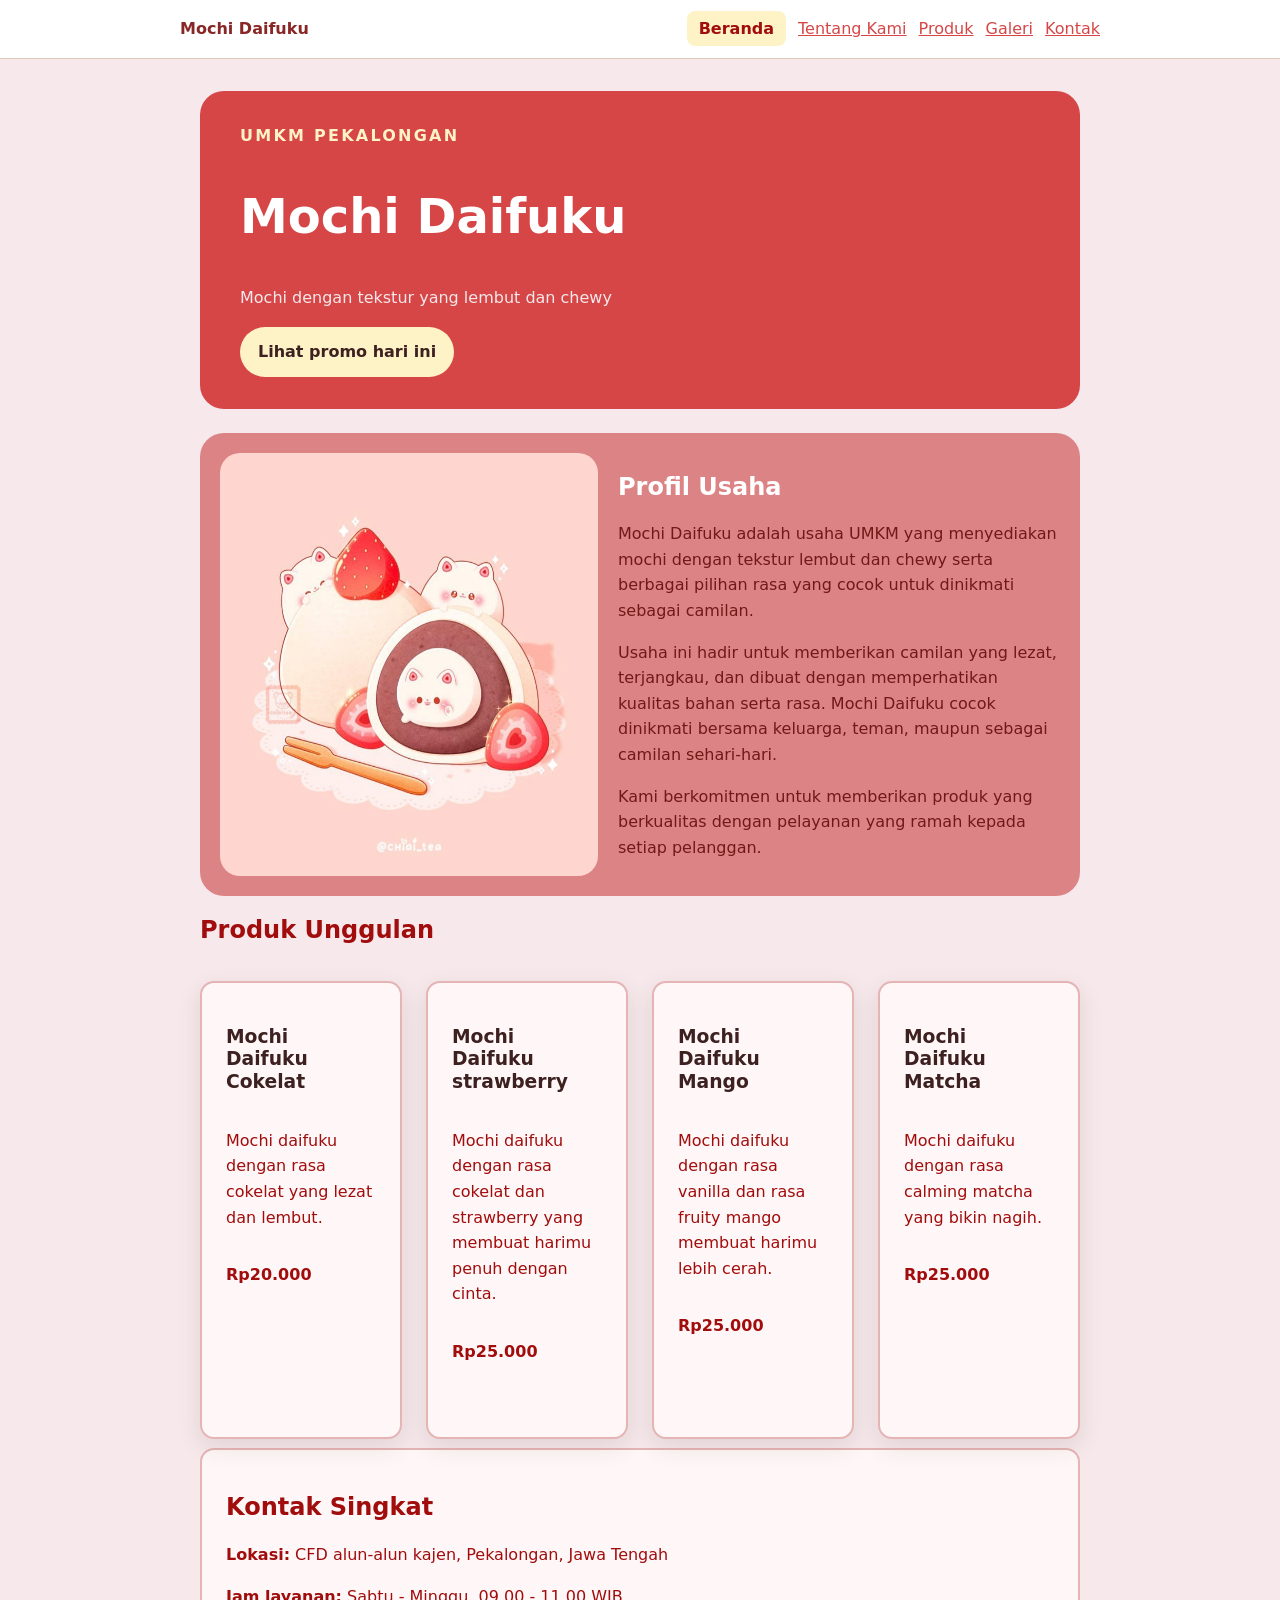
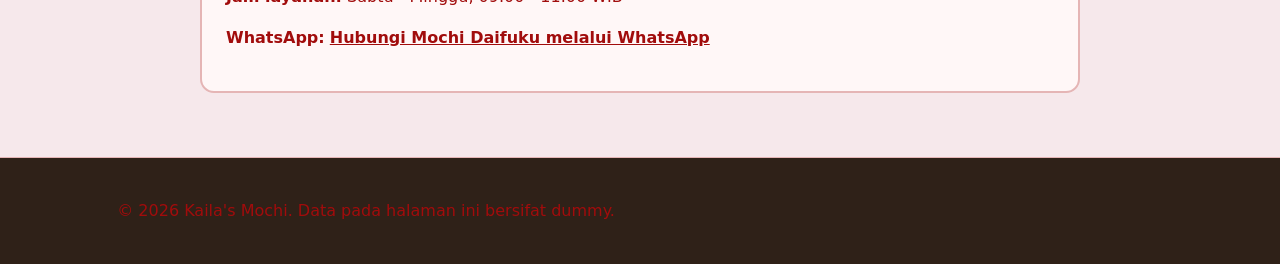
<file: index.html>
<!doctype html>
<html lang="id">

<head>
  <meta charset="utf-8" />
  <meta name="viewport" content="width=device-width, initial-scale=1" />
  <title>Mochi Daifuku - Website UMKM</title>
  <link rel="stylesheet" href="css/style.css" />
  <script src="js/app.js" defer></script>
</head>

<body>
  <a class="skip-link" href="#konten">Lewati ke konten utama</a>
  <header class="site-header">
    <nav class="nav" aria-label="Navigasi utama">
      <a class="brand" href="index.html">Mochi Daifuku</a>
      <ul>
        <li><a aria-current="page" href="index.html">Beranda</a></li>
        <li><a href="tentang.html">Tentang Kami</a></li>
        <li><a href="produk.html">Produk</a></li>
        <li><a href="galeri.html">Galeri</a></li>
        <li><a href="kontak.html">Kontak</a></li>
      </ul>
    </nav>
  </header>

  <main id="konten" class="page">

    <section class="hero" aria-labelledby="hero-title">
      <div class="hero-content">
        <p class="eyebrow">UMKM Pekalongan</p>
        <h1 id="hero-title">Mochi Daifuku</h1>
        <p class="mochi">Mochi dengan tekstur yang lembut dan chewy </p>
        <button id="promoButton" type="button">Lihat promo hari ini</button>
      </div>
    </section>

    <section class="profil" aria-labelledby="profil-usaha-title">
      <img class="images" src="asset/images/mochi.jpeg" width="640" height="360" alt="Kemasan dan varian Mochi Daifuku" />
      <div class="profil-text">
        <h2 id="profil-usaha-title">Profil Usaha</h2>
        <p>
          Mochi Daifuku adalah usaha UMKM yang menyediakan mochi dengan tekstur
          lembut dan chewy serta berbagai pilihan rasa yang cocok untuk dinikmati
          sebagai camilan.
        </p>

        <p>
          Usaha ini hadir untuk memberikan camilan yang lezat, terjangkau, dan
          dibuat dengan memperhatikan kualitas bahan serta rasa. Mochi Daifuku
          cocok dinikmati bersama keluarga, teman, maupun sebagai camilan sehari-hari.
        </p>

        <p>
          Kami berkomitmen untuk memberikan produk yang berkualitas dengan
          pelayanan yang ramah kepada setiap pelanggan.
        </p>
      </div>
    </section>


    <section aria-labelledby="produk-title"> <!--menghubungkan section dengan heading-->
      <h2 id="produk-title">Produk Unggulan</h2>
      <div class="product-list">
        <article class="product-card">
          <h3> Mochi Daifuku Cokelat </h3>
          <p>Mochi daifuku dengan rasa cokelat yang lezat dan lembut.</p>
          <p class="price">Rp20.000</p>
        </article>
        <article class="product-card">
          <h3> Mochi Daifuku strawberry </h3>
          <p>Mochi daifuku dengan rasa cokelat dan strawberry yang membuat harimu penuh dengan cinta.</p>
          <p class="price">Rp25.000</p>
        </article>
        <article class="product-card">
          <h3> Mochi Daifuku Mango </h3>
          <p>Mochi daifuku dengan rasa vanilla dan rasa fruity mango membuat harimu lebih cerah.</p>
          <p class="price">Rp25.000</p>
        </article>
        <article class="product-card">
          <h3> Mochi Daifuku Matcha </h3>
          <p>Mochi daifuku dengan rasa calming matcha yang bikin nagih.</p>
          <p class="price">Rp25.000</p>
        </article>
      </div>
    </section>

    <section id="kontak" aria-labelledby="kontak-title">
      <h2 id="kontak-title">Kontak Singkat</h2>

      <p><strong>Lokasi:</strong> CFD alun-alun kajen, Pekalongan, Jawa Tengah</p>

      <p><strong>Jam layanan:</strong> Sabtu - Minggu, 09.00 - 11.00 WIB</p>

      <p>
        <strong>WhatsApp:</strong>
        <a href="https://wa.me/6282221817895">
          Hubungi Mochi Daifuku melalui WhatsApp
        </a>
      </p>
    </section>

  </main>
  <footer class="site-footer">
    <p>&copy; 2026 Kaila's Mochi. Data pada halaman ini bersifat dummy.</p>
  </footer>
  <script src="js/script.js"></script>
</body>

</html>
</file>
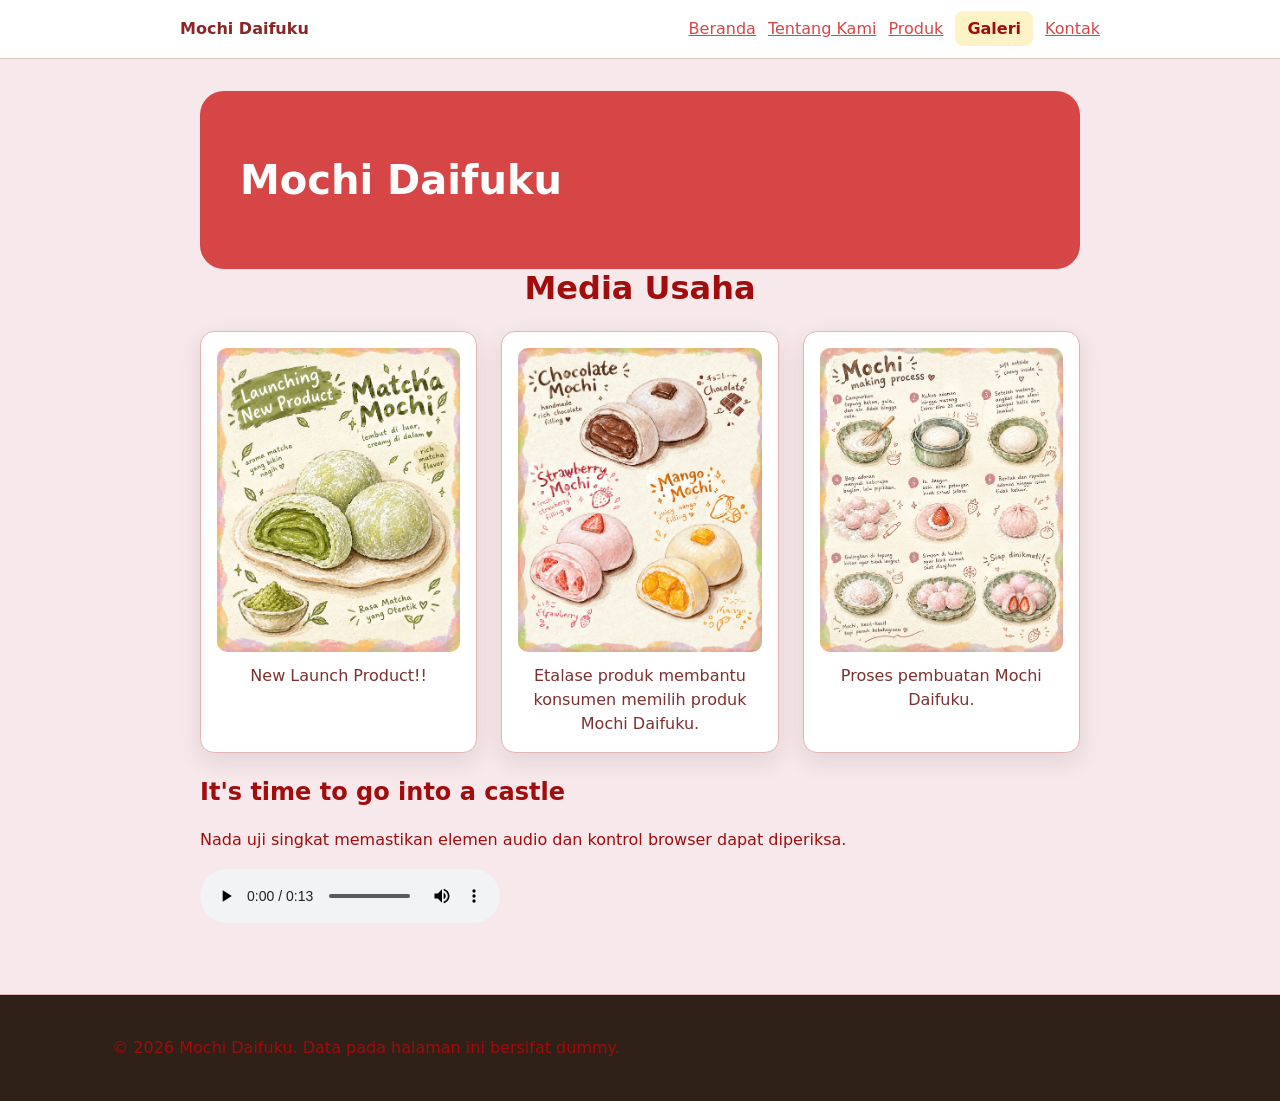
<file: galeri.html>
<!doctype html>
<html lang="id">

<head>
  <meta charset="utf-8" />
  <meta name="viewport" content="width=device-width, initial-scale=1" />
  <title>Mochi Daifuku - Website UMKM</title>
  <link rel="stylesheet" href="css/style.css" />
  <script src="js/app.js" defer></script>
</head>

<body>

  <a class="skip-link" href="#konten">Lewati ke konten utama</a>

  <header class="site-header">
    <nav class="nav" aria-label="Navigasi utama">
      <a class="brand" href="index.html">Mochi Daifuku</a>

      <ul>
        <li><a href="index.html">Beranda</a></li>
        <li><a href="tentang.html">Tentang Kami</a></li>
        <li><a href="produk.html">Produk</a></li>
        <li><a aria-current="page" href="galeri.html">Galeri</a></li>
        <li><a href="kontak.html">Kontak</a></li>
      </ul>
    </nav>
  </header>

  <main id="konten" class="page">

    <section class="hero" aria-labelledby="hero-title">
      <h1 id="hero-title" class="hero-title">Mochi Daifuku</h1>
    </section>

    <section class="gallery-section" aria-labelledby="media-title">
      <h2 id="media-title">Media Usaha</h2>

      <div class="gallery-grid">
        <figure class="media-card">
          <img src="asset/images/mochimatcha.jpeg" width="640" height="360" loading="lazy" alt="New launch Product" />
          <figcaption>
            New Launch Product!!
          </figcaption>
        </figure>

        <figure class="media-card">
          <img src="asset/images/etalase.jpeg" width="640" height="360" loading="lazy" alt="Etalase Mochi Daifuku yang berisi macam-macam produk" />
          <figcaption>
            Etalase produk membantu konsumen memilih produk Mochi Daifuku.
          </figcaption>
        </figure>

        <figure class="media-card">
          <img src="asset/images/mochiproses.jpeg" width="640" height="360" loading="lazy" alt="Tahapan pembuatan Mochi Daifuku" />
          <figcaption>
            Proses pembuatan Mochi Daifuku.
          </figcaption>
        </figure>
      </div>
    </section>

    <section aria-labelledby="audio-title">
      <h2 id="audio-title">It's time to go into a castle</h2>

      <p id="audio-note">
        Nada uji singkat memastikan elemen audio dan kontrol browser dapat diperiksa.
      </p>

      <audio controls aria-describedby="audio-note" src="asset/audio/bonappetit.mpeg">
        Browser Anda tidak mendukung pemutar audio.
      </audio>
    </section>

  </main>

  <footer class="site-footer">
    <p>&copy; 2026 Mochi Daifuku. Data pada halaman ini bersifat dummy.</p>
  </footer>

</body>

</html>
</file>
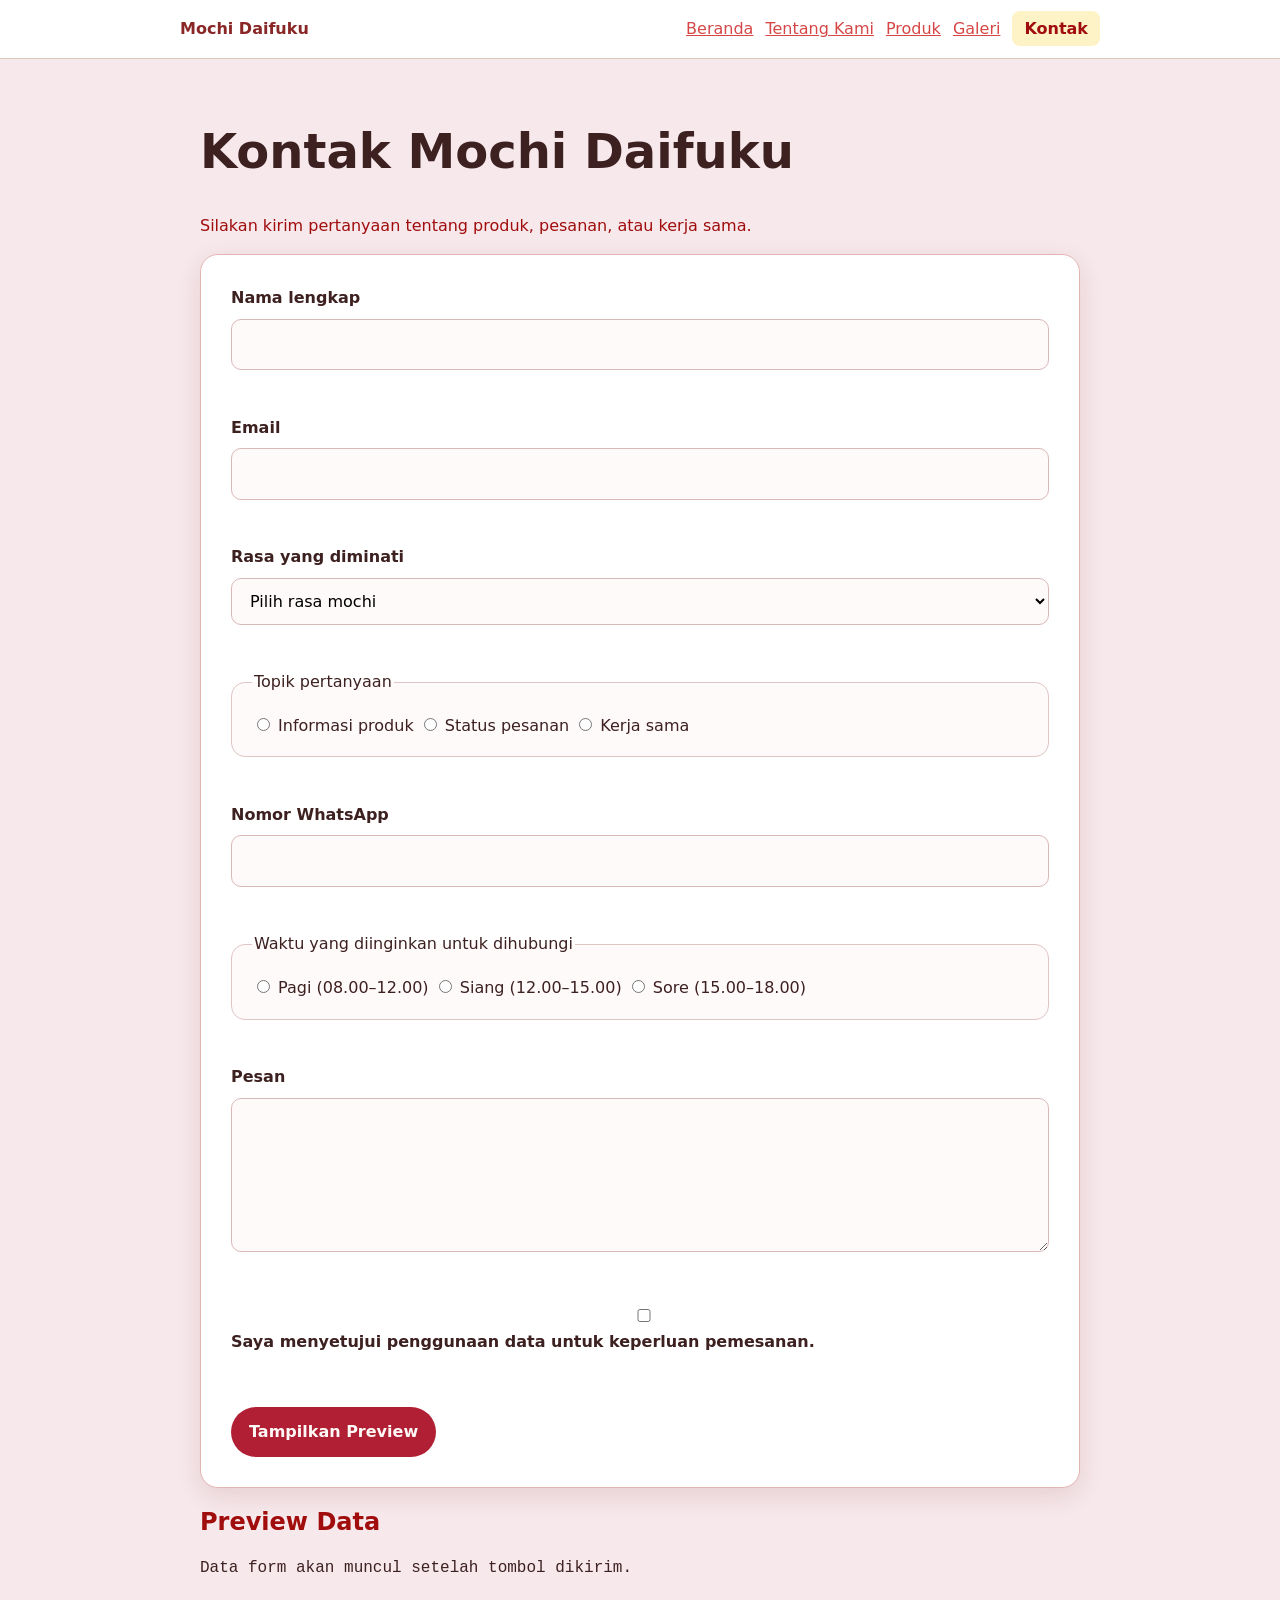
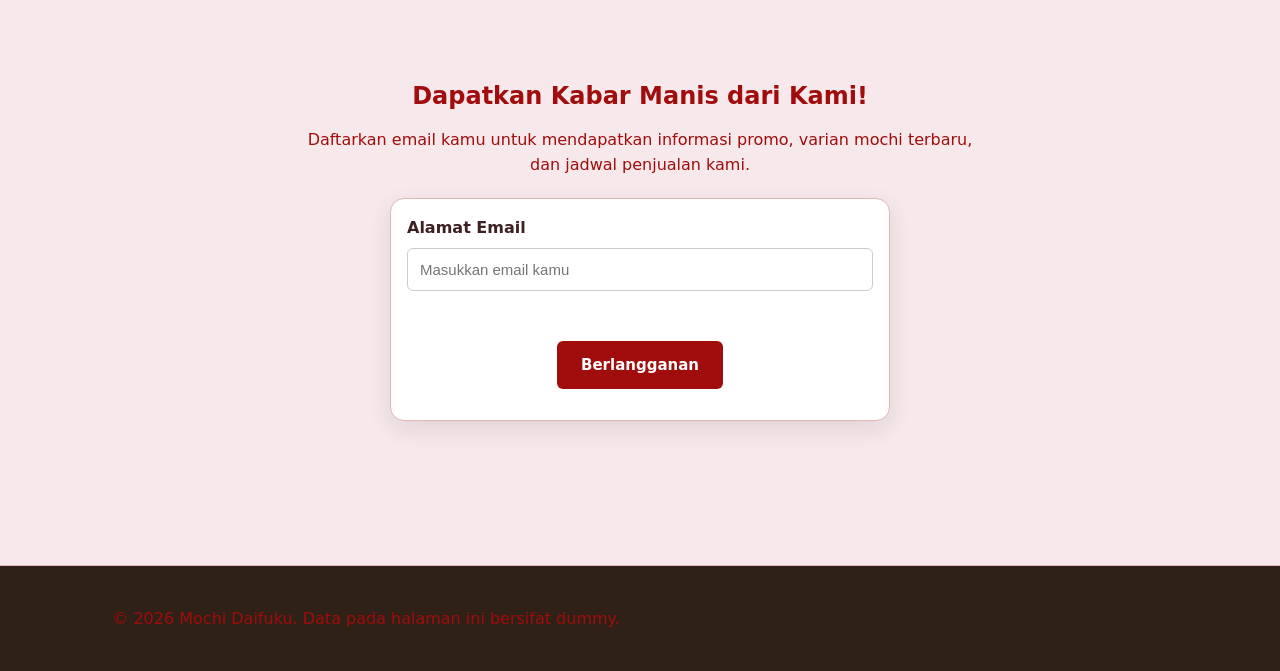
<file: kontak.html>
<!doctype html>
<html lang="id">

<head>
    <meta charset="utf-8" />
    <meta name="viewport" content="width=device-width, initial-scale=1" />
    <title>Kontak Mochi Daifuku - Website UMKM</title>
    <link rel="stylesheet" href="css/style.css" />

    <!-- JavaScript untuk validasi dan preferensi kontak -->
    <script src="js/form.js" defer></script>

    <!-- JavaScript untuk penyimpanan email newsletter -->
    <script src="js/newsletter.js" defer></script>

    <!-- JavaScript utama website -->
    <script src="js/app.js" defer></script>
</head>

<body>
    <!-- Link untuk melewati navigasi dan langsung menuju konten utama -->
    <a class="skip-link" href="#konten">Lewati ke konten utama</a>

    <!-- Header dan navigasi utama website -->
    <header class="site-header">
        <nav class="nav" aria-label="Navigasi utama">
            <a class="brand" href="index.html">Mochi Daifuku</a>
            <ul>
                <li><a href="index.html">Beranda</a></li>
                <li><a href="tentang.html">Tentang Kami</a></li>
                <li><a href="produk.html">Produk</a></li>
                <li><a href="galeri.html">Galeri</a></li>
                <li><a aria-current="page" href="kontak.html">Kontak</a></li>
            </ul>
        </nav>
    </header>

    <!-- Konten utama halaman kontak -->
    <main id="konten" class="page">

        <h1>Kontak Mochi Daifuku</h1>
        <p>Silakan kirim pertanyaan tentang produk, pesanan, atau kerja sama.</p>

        <!-- ========================================== -->
        <!-- FORM KONTAK -->
        <!-- ========================================== -->

        <form id="form-kontak" action="#" method="post" novalidate>

            <!-- Input nama lengkap -->
            <div class="field">
                <label for="nama">Nama lengkap</label>
                <input id="nama" name="nama" type="text"
                    autocomplete="name" required minlength="3"
                    aria-describedby="nama-error" />
                <p id="nama-error" class="field-error" aria-live="polite"></p>
            </div>

            <!-- Input email kontak -->
            <div class="field">
                <label for="email">Email</label>
                <input id="email" name="email" type="email"
                    autocomplete="email" required
                    aria-describedby="email-error" />
                <p id="email-error" class="field-error" aria-live="polite"></p>
            </div>

            <!-- Pilihan rasa mochi yang diminati -->
            <div class="field">
                <label for="paket">Rasa yang diminati</label>
                <select id="paket" name="paket" required
                    aria-describedby="paket-error">
                    <option value="">Pilih rasa mochi</option>
                    <option value="Mochi Daifuku cokelat">Mochi daifuku cokelat</option>
                    <!-- value digunakan agar pengguna memilih rasa yang tersedia -->
                    <option value="Mochi Daifuku strawberry">Mochi daifuku strawberry</option>
                    <option value="Mochi Daifuku mango">Mochi daifuku mango</option>
                    <option value="Mochi Daifuku matcha">Mochi daifuku matcha</option>
                </select>
                <p id="paket-error" class="field-error" aria-live="polite"></p>
            </div>

            <!-- Pilihan topik pertanyaan -->
            <fieldset>
                <legend>Topik pertanyaan</legend>

                <label>
                    <input type="radio" name="topik" value="produk" required />
                    Informasi produk
                </label>

                <label>
                    <input type="radio" name="topik" value="pesanan" />
                    Status pesanan
                </label>

                <label>
                    <input type="radio" name="topik" value="kerja-sama" />
                    Kerja sama
                </label>
            </fieldset>
            <p id="topik-error" class="field-error" aria-live="polite"></p>

            <!-- Input nomor WhatsApp -->
            <div class="field">
                <label for="whatsapp">Nomor WhatsApp</label>
                <input id="whatsapp" name="whatsapp" type="tel"
                    autocomplete="tel" required pattern="[0-9+ ]{10,16}"
                    aria-describedby="whatsapp-error" />
                <p id="whatsapp-error" class="field-error" aria-live="polite"></p>
            </div>

            <!-- Pilihan waktu yang diinginkan untuk dihubungi -->
            <fieldset>
                <legend>Waktu yang diinginkan untuk dihubungi</legend>

                <label>
                    <input type="radio" name="waktu" value="pagi" required />
                    Pagi (08.00–12.00)
                </label>

                <label>
                    <input type="radio" name="waktu" value="siang" />
                    Siang (12.00–15.00)
                </label>

                <label>
                    <input type="radio" name="waktu" value="sore" />
                    Sore (15.00–18.00)
                </label>
            </fieldset>

            <p id="waktu-error" class="field-error" aria-live="polite"></p>

            <!-- Input pesan dari pengunjung -->
            <div class="field">
                <label for="pesan">Pesan</label>
                <textarea id="pesan" name="pesan" rows="5"
                    required minlength="10"
                    aria-describedby="pesan-error"></textarea>
                <p id="pesan-error" class="field-error" aria-live="polite"></p>
            </div>

            <!-- Checkbox persetujuan penggunaan data -->
            <div class="field">
                <label>
                    <input type="checkbox" id="persetujuan"
                        name="persetujuan" required
                        aria-describedby="persetujuan-error" />
                    Saya menyetujui penggunaan data untuk keperluan pemesanan.
                </label>
                <p id="persetujuan-error" class="field-error" aria-live="polite"></p>
            </div>

            <!-- Tempat menampilkan informasi validasi form -->
            <p id="form-feedback" aria-live="polite"></p>

            <!-- Tombol untuk menampilkan preview data kontak -->
            <div class="form-actions">
                <button type="submit">Tampilkan Preview</button>
            </div>
        </form>

        <!-- ========================================== -->
        <!-- PREVIEW DATA KONTAK -->
        <!-- ========================================== -->

        <section aria-labelledby="preview-title">
            <h2 id="preview-title">Preview Data</h2>
            <pre id="preview-form" aria-live="polite">Data form akan muncul setelah tombol dikirim.</pre>
        </section>

        <!-- ========================================== -->
        <!-- SECTION NEWSLETTER MOCHI DAIFUKU -->
        <!-- ========================================== -->

        <section class="newsletter" id="newsletter">

            <!-- Judul bagian newsletter -->
            <h2>Dapatkan Kabar Manis dari Kami!</h2>

            <!-- Penjelasan manfaat berlangganan newsletter -->
            <p>
                Daftarkan email kamu untuk mendapatkan informasi
                promo, varian mochi terbaru, dan jadwal penjualan kami.
            </p>

            <!-- Form untuk memasukkan email pelanggan -->
            <form id="form-newsletter" novalidate>

                <!-- Pembungkus input email -->
                <div class="newsletter-input">

                    <!-- Label untuk input email -->
                    <label for="newsletter-email">Alamat Email</label>

                    <!-- Input email pelanggan -->
                    <input
                        type="email"
                        id="newsletter-email"
                        name="email"
                        placeholder="Masukkan email kamu"
                        required
                        aria-describedby="newsletter-error"
                    >

                    <!-- Tempat menampilkan pesan kesalahan email -->
                    <p
                        id="newsletter-error"
                        class="field-error"
                        aria-live="polite"
                    ></p>
                </div>

                <!-- Tombol untuk mendaftarkan email newsletter -->
                <button type="submit">Berlangganan</button>

                <!-- Tempat menampilkan status pendaftaran -->
                <p
                    id="newsletter-feedback"
                    class="form-feedback"
                    aria-live="polite"
                ></p>

            </form>
        </section>
        <!-- Akhir section newsletter -->

    </main>

    <!-- Footer website -->
    <footer class="site-footer">
        <p>&copy; 2026 Mochi Daifuku. Data pada halaman ini bersifat dummy.</p>
    </footer>
</body>

</html>
</file>
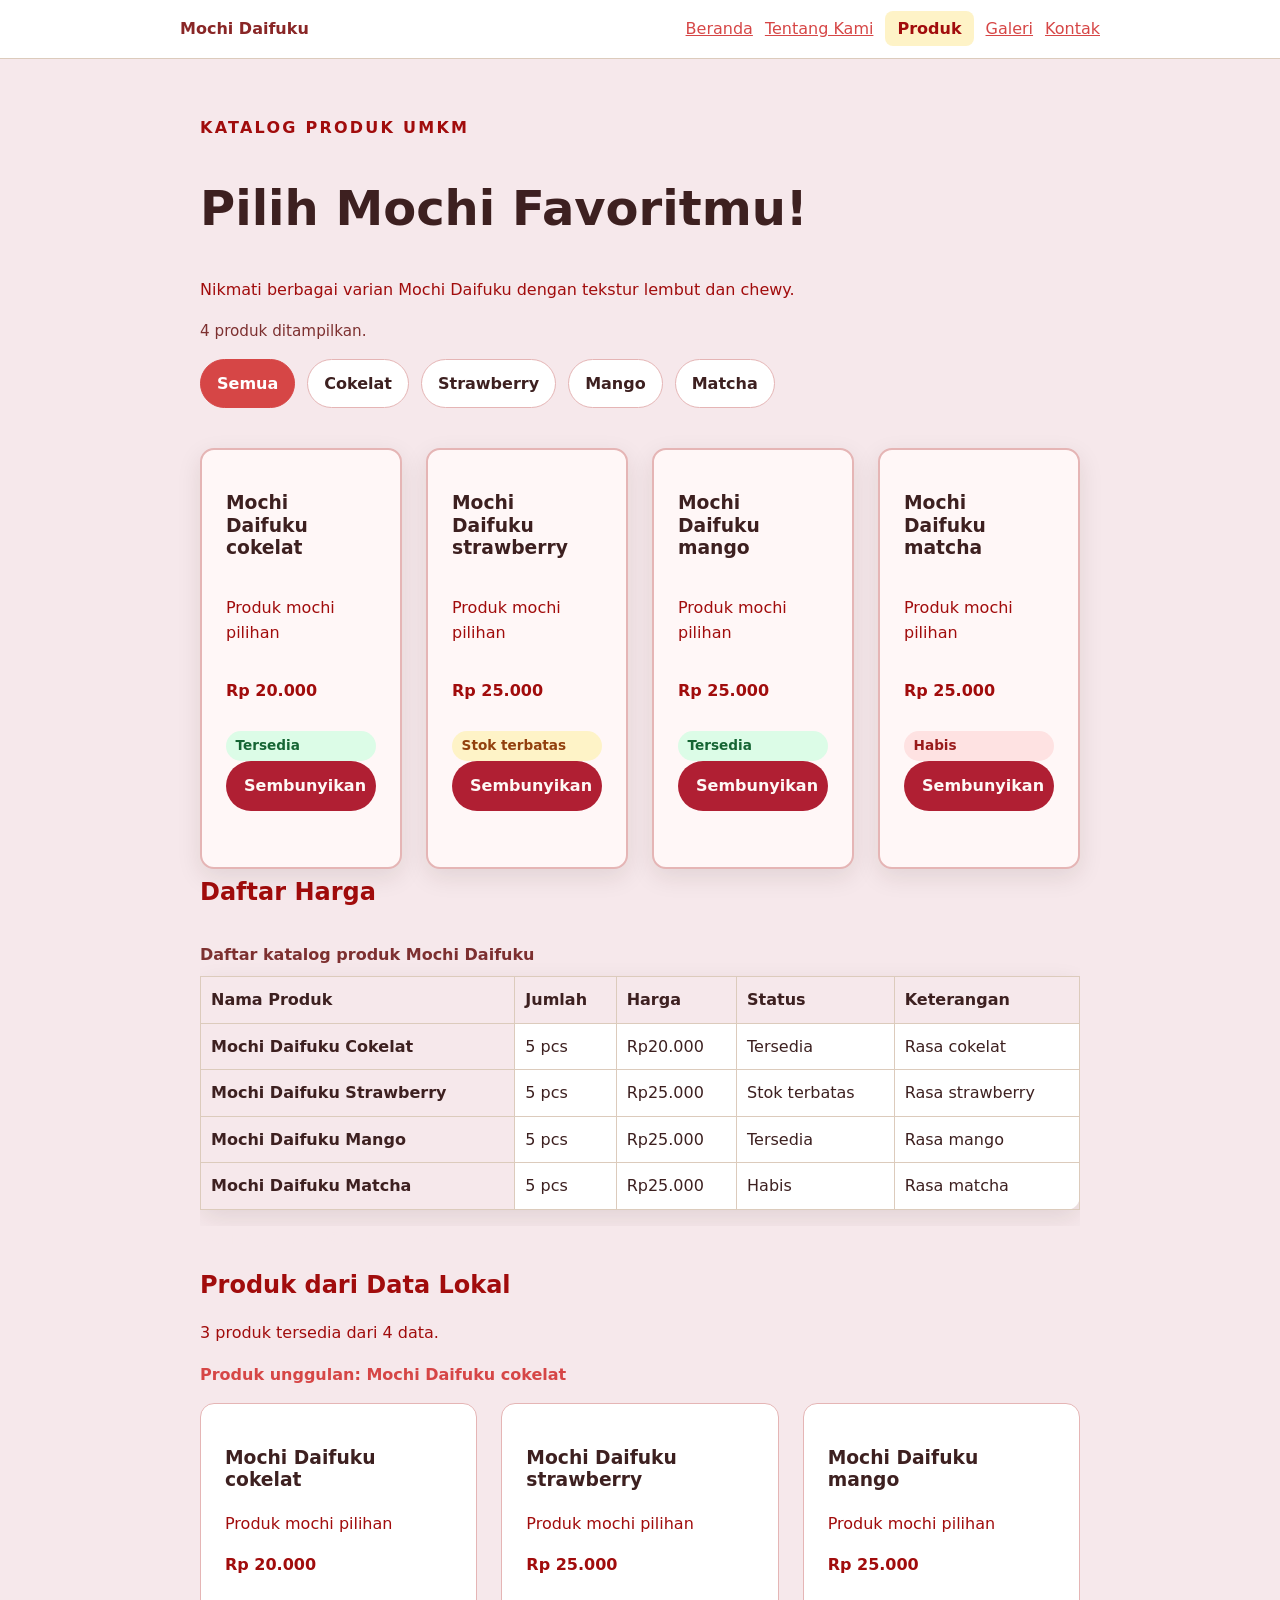
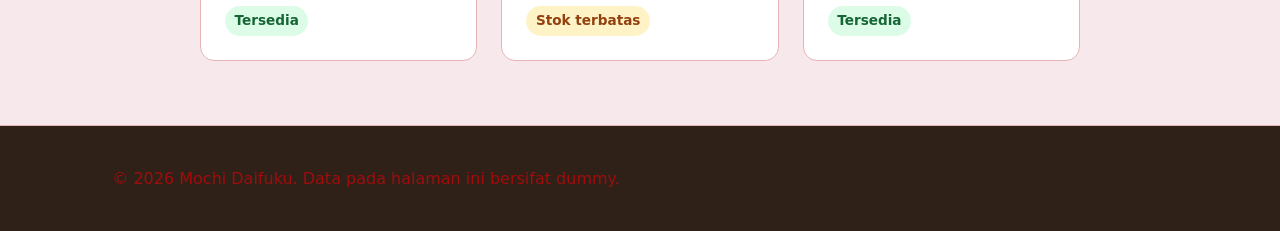
<file: produk.html>
<!doctype html>
<html lang="id">

<head>
    <meta charset="utf-8" />
    <meta name="viewport" content="width=device-width, initial-scale=1" />

    <title>Katalog Produk - Mochi Daifuku</title>

    <link rel="stylesheet" href="css/style.css" />
    <script src="js/app.js" defer></script>
</head>

<body>
    <a class="skip-link" href="#konten">Lewati ke konten utama</a>

    <header class="site-header">
        <nav class="nav" aria-label="Navigasi utama">
            <a class="brand" href="index.html">Mochi Daifuku</a>

            <ul>
                <li><a href="index.html">Beranda</a></li>
                <li><a href="tentang.html">Tentang Kami</a></li>
                <li><a aria-current="page" href="produk.html">Produk</a></li>
                <li><a href="galeri.html">Galeri</a></li>
                <li><a href="kontak.html">Kontak</a></li>
            </ul>
        </nav>
    </header>

    <main id="konten" class="page">

        <!-- KATALOG UTAMA P11 -->
        <section class="product-section" id="katalog-produk"
            aria-labelledby="produk-title">

            <div class="section-heading">
                <p class="eyebrow">Katalog Produk UMKM</p>

                <h1 id="produk-title">
                    Pilih Mochi Favoritmu!
                </h1>

                <p>
                    Nikmati berbagai varian Mochi Daifuku
                    dengan tekstur lembut dan chewy.
                </p>

                <!-- Status jumlah produk -->
                <p id="produk-status" class="produk-status"
                    aria-live="polite">
                    Produk belum dimuat.
                </p>
            </div>

            <!-- FILTER KATEGORI -->
            <div class="filter-bar"
                aria-label="Filter kategori produk">

                <button type="button"
                    class="filter-button is-active"
                    data-filter="Semua"
                    aria-pressed="true">
                    Semua
                </button>

                <button type="button"
                    class="filter-button"
                    data-filter="Cokelat"
                    aria-pressed="false">
                    Cokelat
                </button>

                <button type="button"
                    class="filter-button"
                    data-filter="Strawberry"
                    aria-pressed="false">
                    Strawberry
                </button>

                <button type="button"
                    class="filter-button"
                    data-filter="Mango"
                    aria-pressed="false">
                    Mango
                </button>

                <button type="button"
                    class="filter-button"
                    data-filter="Matcha"
                    aria-pressed="false">
                    Matcha
                </button>

            </div>

            <!-- TEMPAT RENDER KARTU PRODUK P11 -->
            <div id="produk-grid"
                class="product-grid"
                aria-live="polite">
            </div>

        </section>

        <!-- INFORMASI DAFTAR HARGA -->
        <section aria-labelledby="harga-title">
            <h2 id="harga-title">Daftar Harga</h2>

            <div class="table-scroll" role="region"
                aria-labelledby="daftar-harga-caption"
                tabindex="0">

                <table>
                    <caption id="daftar-harga-caption">
                        Daftar katalog produk Mochi Daifuku
                    </caption>

                    <thead>
                        <tr>
                            <th scope="col">Nama Produk</th>
                            <th scope="col">Jumlah</th>
                            <th scope="col">Harga</th>
                            <th scope="col">Status</th>
                            <th scope="col">Keterangan</th>
                        </tr>
                    </thead>

                    <tbody>
                        <tr>
                            <th scope="row">Mochi Daifuku Cokelat</th>
                            <td>5 pcs</td>
                            <td>Rp20.000</td>
                            <td>Tersedia</td>
                            <td>Rasa cokelat</td>
                        </tr>

                        <tr>
                            <th scope="row">Mochi Daifuku Strawberry</th>
                            <td>5 pcs</td>
                            <td>Rp25.000</td>
                            <td>Stok terbatas</td>
                            <td>Rasa strawberry</td>
                        </tr>

                        <tr>
                            <th scope="row">Mochi Daifuku Mango</th>
                            <td>5 pcs</td>
                            <td>Rp25.000</td>
                            <td>Tersedia</td>
                            <td>Rasa mango</td>
                        </tr>

                        <tr>
                            <th scope="row">Mochi Daifuku Matcha</th>
                            <td>5 pcs</td>
                            <td>Rp25.000</td>
                            <td>Habis</td>
                            <td>Rasa matcha</td>
                        </tr>
                    </tbody>
                </table>

            </div>
        </section>

        <!-- BAGIAN DATA LOKAL P10 -->
        <section class="section"
            aria-labelledby="produk-dinamis-title">

            <div class="section-header">
                <p class="eyebrow">Data JavaScript P10</p>

                <h2 id="produk-dinamis-title">
                    Produk dari Data Lokal
                </h2>

                <p id="produk-ringkasan">
                    Data produk akan dimuat melalui JavaScript.
                </p>

                <p id="produk-unggulan">
                    Produk unggulan akan ditentukan melalui JavaScript.
                </p>
            </div>

            <div id="produk-dinamis"
                class="js-product-grid">
            </div>

        </section>

    </main>

    <footer class="site-footer">
        <p>
            &copy; 2026 Mochi Daifuku.
            Data pada halaman ini bersifat dummy.
        </p>
    </footer>

</body>
</html>
</file>
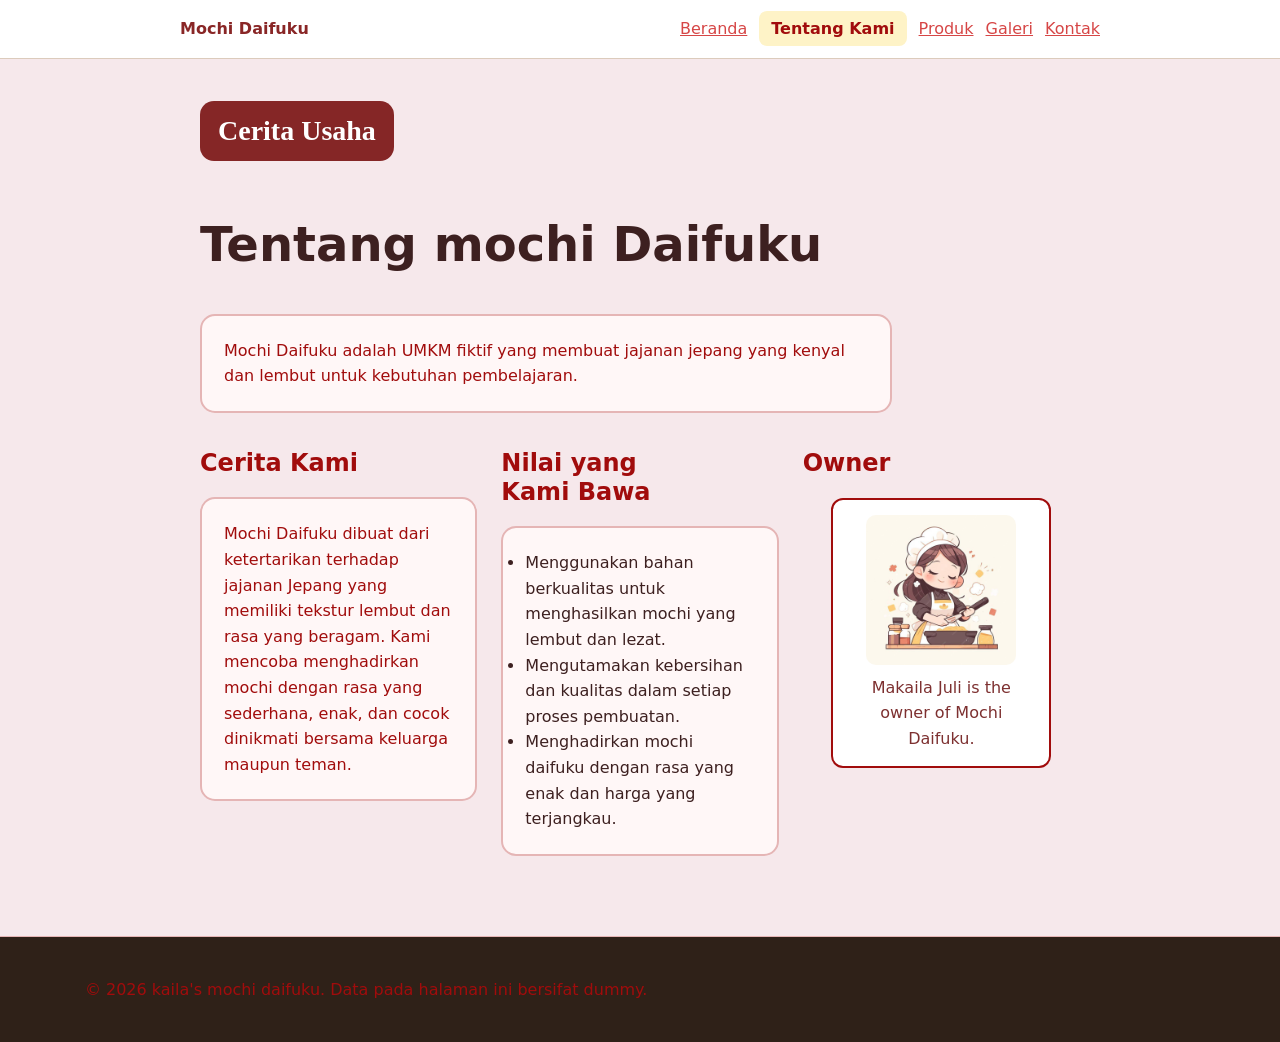
<file: tentang.html>
<!doctype html>
<html lang="id">

<head>
    <meta charset="utf-8" />
    <meta name="viewport" content="width=device-width, initial-scale=1" />
    <title>Mochi Daifuku - Website UMKM</title>
    <link rel="stylesheet" href="css/style.css" />
    <script src="js/app.js" defer></script>
</head>

<body>
    <a class="skip-link" href="#konten">Lewati ke konten utama</a>
    <header class="site-header">
        <nav class="nav" aria-label="Navigasi utama">
            <a class="brand" href="index.html">Mochi Daifuku</a>
            <ul>
                <li><a href="index.html">Beranda</a></li>
                <li><a aria-current="page" href="tentang.html">Tentang Kami</a></li>
                <li><a href="produk.html">Produk</a></li>
                <li><a href="galeri.html">Galeri</a></li>
                <li><a href="kontak.html">Kontak</a></li>
            </ul>
        </nav>
    </header>
    <main id="konten" class="page">
        <section aria-labelledby="tentang-title">
            <p class="cerita">Cerita Usaha</p>
            <h1 id="tentang-title">Tentang mochi Daifuku</h1>
            <p>Mochi Daifuku adalah UMKM fiktif yang membuat jajanan jepang yang kenyal dan lembut untuk kebutuhan
                pembelajaran.</p>

            <div class="about-grid">
                <!-- Cerita singkat tentang usaha -->
                <section aria-labelledby="cerita-title">
                    <h2 id="cerita-title">Cerita Kami</h2>
                    <p>
                        Mochi Daifuku dibuat dari ketertarikan terhadap jajanan Jepang yang
                        memiliki tekstur lembut dan rasa yang beragam. Kami mencoba
                        menghadirkan mochi dengan rasa yang sederhana, enak, dan cocok
                        dinikmati bersama keluarga maupun teman.
                    </p>
                </section>

                <section aria-labelledby="nilai-title">
                    <h2 id="nilai-title">Nilai yang Kami Bawa</h2>
                    <ul>
                        <li>Menggunakan bahan berkualitas untuk menghasilkan mochi yang lembut dan lezat.</li>
                        <li>Mengutamakan kebersihan dan kualitas dalam setiap proses pembuatan.</li>
                        <li>Menghadirkan mochi daifuku dengan rasa yang enak dan harga yang terjangkau.</li>
                    </ul>
                </section>
                <section aria-labelledby="owner-title">
                    <h2 id="owner-title">Owner</h2>

                    <figure class="owner">
                       <img src="asset/images/owner.jpeg" width="640" height="360" loading="lazy" alt="Owner Mochi Daifuku" />
                        <figcaption>
                            Makaila Juli is the owner of Mochi Daifuku.
                        </figcaption>
                    </figure>
                </section>
            </div>
    </main>
    <footer class="site-footer">
        <p>&copy; 2026 kaila's mochi daifuku. Data pada halaman ini bersifat dummy.</p>
    </footer>
</body>

</html>
</file>
<file: css/style.css>
:root {
  /* Warna utama website */
  --color-primary: #d64646;
  --color-primary-strong: #a10c0c;

  /* Warna teks */
  --color-text: #3d2020;
  --color-muted: #7d3030;

  /* Warna background */
  --color-surface: #ffffff;
  --color-surface-soft: #f6e8eb;

  /* Border */
  --color-border: #e5b5b5;

  /* Fokus keyboard */
  --color-focus: #2563eb;

  /* Spacing */
  --space-1: 0.5rem;
  --space-2: 0.75rem;
  --space-3: 1rem;
  --space-4: 1.5rem;
  --space-5: 2rem;

  /* Border radius */
  --radius-sm: 0.5rem;
  --radius-md: 0.875rem;

  /* Shadow */
  --shadow-card: 0 0.5rem 1.5rem rgb(47 33 24 / 0.1);
}

*,
*::before,
*::after {
  box-sizing: border-box;
}

html {
  color-scheme: light;
}

body {
  margin: 0;
  color: var(--color-text);
  background: var(--color-surface-soft);
  font-family: system-ui, -apple-system, BlinkMacSystemFont, "Segoe UI", sans-serif;
  font-size: 1rem;
  line-height: 1.6;
}

img {
  max-width: 100%;
  height: auto;
}

a {
  color: var(--color-primary);
}

a:hover {
  color: var(--color-primary-strong);
}

:focus-visible {
  outline: 3px solid var(--color-focus);
  outline-offset: 3px;
}

/* =========================
   SKIP LINK
   ========================= */
.skip-link {
  position: absolute;
  top: -5rem;
  left: 8px;
  padding: 8px 12px;
  color: white;
  background: #2f2118;
}

.skip-link:focus {
  top: 8px;
}

/* =========================
   HEADER & NAVIGATION (MOBILE-FIRST BASELINE)
   ========================= */
.site-header {
  padding: 16px 20px;
  background: white;
  border-bottom: 1px solid #dccbbc;
}

.nav {
  display: flex;
  flex-direction: column;
  gap: var(--space-3);
  align-items: flex-start;
  width: min(100% - 2rem, 920px);
  max-width: 920px;
  margin: 0 auto;
}

.brand {
  display: inline-block;
  margin-bottom: 0;
  color: rgb(137, 38, 38);
  font-weight: 800;
  text-decoration: none;
}

.nav ul {
  display: flex;
  flex-direction: column;
  gap: var(--space-2);
  flex-wrap: wrap;
  padding: 0;
  margin: 0;
  list-style: none;
}

.nav li {
  margin: 0;
}

.nav a[aria-current="page"] {
  padding: var(--space-1) var(--space-2);
  color: var(--color-primary-strong);
  font-weight: 800;
  text-decoration: none;
  background: #fef3c7;
  border-radius: var(--radius-sm);
}

/* =========================
   FOOTER
   ========================= */
.site-footer {
  margin-top: var(--space-5);
  padding: 24px 20px;
  color: white;
  text-align: center;
  background: #2f2118;
  border-top: 1px solid var(--color-border);
}

/* =========================
   PAGE & TYPOGRAPHY
   ========================= */
.page {
  width: min(100% - 2rem, 920px);
  max-width: 920px;
  margin: 0 auto;
  padding: clamp(1.5rem, 4vw, 2rem) 20px;
}

h1, h2, h3 {
  line-height: 1.2;
  text-wrap: balance;
}

h1 {
  font-size: clamp(2rem, 6vw, 3rem);
}

h2 {
  color: var(--color-primary-strong);
}

p, li {
  max-width: 68ch;
}

p {
  color: var(--color-primary-strong);
}

.eyebrow {
  margin: 0 0 8px;
  color: var(--color-surface-soft);
  font-weight: 800;
  letter-spacing: 0.14em;
  text-transform: uppercase;
}

.price {
  color: var(--color-primary-strong);
  font-weight: 800;
}

.hero-title {
  font-size: 40px;
}

/* =========================
   HERO (MOBILE-FIRST BASELINE)
   ========================= */
.hero {
  display: grid;
  grid-template-columns: 1fr;
  gap: var(--space-4);
  align-items: center;
  padding: var(--space-5) 2.5rem;
  color: var(--color-surface);
  background: var(--color-primary);
  border-radius: 24px;
}

.hero .eyebrow {
  color: #fef3c7;
}

.hero button {
  color: var(--color-text);
  background: #fef3c7;
}

.hero button:hover {
  color: var(--color-text);
  background: #fde68a;
}

.hero-image {
  width: 100%;
  border-radius: var(--radius-md);
}

.mochi {
  color: #f6e8eb;
}

/* =========================
   BUTTON
   ========================= */
.button,
button {
  display: inline-block;
  padding: 12px 18px;
  color: #fef9f6;
  font: inherit;
  font-weight: 700;
  text-decoration: none;
  cursor: pointer;
  background: #b01f33;
  border: 0;
  border-radius: 999px;
}

.button:hover,
button:hover {
  color: var(--color-surface);
  background: var(--color-primary-strong);
}

/* =========================
   GENERAL CARD / TABLE / FORM
   ========================= */
.product-card,
.media-card,
table,
form {
  margin-block: var(--space-3);
  padding: var(--space-3);
  background: var(--color-surface);
  border: 1px solid var(--color-border);
  border-radius: var(--radius-md);
  box-shadow: var(--shadow-card);
}

figure {
  margin: 0 0 24px;
}

figcaption,
caption {
  color: var(--color-muted);
}

table {
  width: 100%;
  border-collapse: collapse;
}

caption {
  margin-bottom: 8px;
  font-weight: 700;
  text-align: left;
}

th, td {
  padding: 10px;
  text-align: left;
  border: 1px solid #dccbbc;
}

th {
  background: var(--color-surface-soft);
}

/* =========================
   TABLE OVERFLOW
   ========================= */
.table-scroll {
  max-width: 100%;
  overflow-x: auto;
}

.table-scroll:focus-visible {
  outline: 3px solid var(--color-focus);
  outline-offset: 3px;
}

.table-scroll table {
  min-width: 40rem;
}

/* =========================
   PROFIL & ABOUT
   ========================= */
.profil {
  display: flex;
  flex-direction: column;
  gap: 20px;
  margin-top: 24px;
  padding: 20px;
  color: white;
  background-color: #d15959b2;
  border-radius: 24px;
}

.profil p { color: rgb(114, 24, 24); }
.profil h2 { color: white; }

.images {
  display: block;
  width: 100%;
  max-width: 500px;
  height: auto;
  border-radius: 20px;
}

.profil-text { flex: 1; }

.about-grid {
  display: grid;
  grid-template-columns: 1fr;
  gap: var(--space-4);
  align-items: start;
}

.cerita {
  display: inline-block;
  margin: 10px auto 15px;
  padding: 8px 18px;
  color: white;
  background: rgb(133, 38, 38);
  border-radius: 14px;
  font-family: "Baloo 2", cursive;
  font-size: 28px;
  font-weight: bold;
  text-align: center;
}

#cerita-title + p,
#tentang-title + p,
#nilai-title + ul {
  padding: 22px;
  background: #fff7f7;
  border: 2px solid #e5b5b5;
  border-radius: 15px;
}

/* =========================
   PRODUCT & GALLERY GRIDS (MOBILE-FIRST BASELINE: 1 KOLOM)
   ========================= */
.product-grid,
.product-list,
.gallery-grid {
  display: grid;
  grid-template-columns: 1fr;
  gap: var(--space-4);
  align-items: start;
  margin-bottom: 25px;
  width: 100%;
}

.product-card {
  display: flex;
  flex-direction: column;
  position: relative;
  height: 100%;
    padding: clamp(1rem, 2.5vw, 1.5rem);
  background: #fff7f7;
  border: 2px solid #e5b5b5;
  border-radius: var(--radius-md);
  transition: transform 0.2s ease;
}

.product-card:hover {
  transform: translateY(-5px);
}

.product-card img {
  border-radius: 10px;
  margin-top: 15px;
}

.product-badge {
  position: absolute;
  top: var(--space-2);
  right: var(--space-2);
  padding: 0.25rem var(--space-2);
  color: var(--color-primary-strong);
  font-size: 0.875rem;
  font-weight: 800;
  background: #fef3c7;
  border-radius: 999px;
}

.card-actions {
  display: flex;
  gap: var(--space-2);
  align-items: center;
  flex-wrap: wrap;
  margin-top: auto;
}

.gallery-section h2 {
  width: 100%;
  margin: 0 0 var(--space-4);
  padding: 0;
  color: var(--color-primary-strong);
  font-size: 2rem;
  text-align: center;
}

.gallery-grid .media-card {
  display: flex;
  flex-direction: column;
  align-items: center;
  gap: var(--space-2);
  height: 100%;
  margin: 0;
  padding: var(--space-3);
}

.gallery-grid .media-card img {
  display: block;
  width: 100%;
  height: auto;
  border-radius: 10px;
}

.gallery-grid .media-card figcaption {
  width: 100%;
  text-align: center;
  line-height: 1.5;
}

/* =========================
   KONTAK & FORM
   ========================= */
#kontak {
  padding: var(--space-4);
  background: #fff7f7;
  border: 2px solid #e5b5b5;
  border-radius: var(--radius-md);
}

#kontak a {
  color: #a10c0c;
  font-weight: 700;
}

#form-kontak {
  padding: 30px;
  background: #ffffff;
  border-radius: 18px;
  box-shadow: 0 8px 25px rgba(120, 30, 30, 0.12);
}

.field {
  margin-bottom: 22px;
}

.field label {
  display: block;
  margin-bottom: 8px;
  font-weight: 600;
}

.field input,
.field select,
.field textarea {
  width: 100%;
  padding: 12px 14px;
  font: inherit;
  font-size: 1rem;
  background: #fffafa;
  border: 1px solid #d9b8b8;
  border-radius: 10px;
}

fieldset {
  margin: 0 0 22px;
  padding: 18px 20px;
  background: #fffafa;
  border: 1px solid #e0c5c5;
  border-radius: 14px;
}

.form-actions {
  display: flex;
  gap: var(--space-2);
  align-items: center;
  flex-wrap: wrap;
}

/* =========================
   OWNER
   ========================= */
.owner {
  width: 220px;
  margin: 20px auto;
  padding: 15px;
  text-align: center;
  background-color: white;
  border: 2px solid #a10c0c;
  border-radius: 12px;
}

.owner img {
  display: block;
  width: 150px !important;
  height: 150px !important;
  margin: 0 auto 10px;
  object-fit: cover;
  border-radius: 10px;
}

/* =========================
   MEDIA QUERIES / BREAKPOINTS
   ========================= */

/* Tablet Sempit (>= 42rem / ~672px): Navigasi Horizontal & Galeri 2 Kolom */
@media (min-width: 42rem) {
  .nav ul {
    flex-direction: row;
  }
  
  .gallery-grid {
    grid-template-columns: repeat(2, minmax(0, 1fr));
  }

  .profil {
    flex-direction: row;
  }

  .images {
    width: 45%;
  }
  .about-grid{
    grid-template-columns: repeat(2, minmax(0, 1fr));
  
  }
}

/* Tablet / Laptop: mulai 48rem */
@media (min-width: 48rem) {
  .hero {
    grid-template-columns: 1.2fr 0.8fr;
  }

  .gallery-grid {
    grid-template-columns: repeat(3, minmax(0, 1fr));
  }

  .product-grid,
  .product-list {
    grid-template-columns: repeat(2, minmax(0, 1fr));
  }

  .about-grid{
    grid-template-columns: repeat(3, minmax(0, 1fr));
  
  }
}


/* Desktop Wide (>= 60rem / ~960px): Header Sejajar & Produk 4 Kolom */
@media (min-width: 60rem) {
  .nav {
    flex-direction: row;
    align-items: center;
    justify-content: space-between;
  }
  .about-grid{
    grid-template-columns: repeat(3, minmax(0, 1fr));
  
  }
  .product-grid,
  .product-list {
    grid-template-columns: repeat(4, minmax(0, 1fr));
  }
}


/* P07: Preview data form agar responsif */
#preview-form {
  max-width: 100%;
  white-space: pre-wrap;
  overflow-wrap: anywhere;
  box-sizing: border-box;
}
.js-product-grid {
  display: grid;
  grid-template-columns: repeat(auto-fit, minmax(14rem, 1fr));
  gap: var(--space-4);
}

.js-product-card {
    padding: var(--space-4);
    border: 1px solid var(--color-border);
    border-radius: var(--radius-md);
    background: var(--color-surface);
}

.stock-badge {
  display: inline-flex;
  margin-block-start: var(--space-2);
  padding: 0.25rem 0.6rem;
  border-radius: 999px;
  font-size: 0.85rem;
  font-weight: 700;
  background: #dcfce7;
  color: #166534;
}


.stock-badge.empty {
  background: #fee2e2;
  color: #991b1b;
}
.stock-badge.warning {
    background: #fef3c7;
    color: #92400e;
}

#produk-unggulan {
    font-weight: 700;
    color: var(--color-primary, #6f3b1f);
}

/* =========================
   FILTER KATEGORI PRODUK
   ========================= */

.product-section {
  margin-block: var(--space-4);
}

.product-section .eyebrow {
  color: var(--color-primary-strong);
}

.filter-bar {
  display: flex;
  flex-wrap: wrap;
  gap: 0.75rem;
  margin-block: 1rem 1.5rem;
}

.filter-button {
  border: 1px solid var(--color-border);
  border-radius: 999px;
  background: var(--color-surface);
  color: var(--color-text);
  padding: 0.65rem 1rem;
  font: inherit;
  font-weight: 700;
  cursor: pointer;
  transition: background 0.2s ease, color 0.2s ease,
    border-color 0.2s ease;
}

.filter-button:hover,
.filter-button:focus-visible {
  border-color: var(--color-primary);
  outline: 3px solid rgb(214 70 70 / 20%);
  outline-offset: 2px;
}

.filter-button.is-active {
  background: var(--color-primary);
  border-color: var(--color-primary);
  color: #ffffff;
}

.filter-button.is-active:hover {
  background: var(--color-primary-strong);
  border-color: var(--color-primary-strong);
}

.produk-status {
  color: var(--color-muted);
  font-size: 0.95rem;
}

/* =========================
   EMPTY STATE PRODUK
   ========================= */

.empty-state {
  grid-column: 1 / -1;
  border: 1px dashed var(--color-border);
  border-radius: var(--radius-md);
  padding: var(--space-3);
  background: var(--color-surface);
  color: var(--color-muted);
  text-align: center;
}

/* =========================
   KARTU PRODUK KATALOG
   ========================= */

.product-section .product-card {
  background: #fff7f7;
  border: 2px solid var(--color-border);
  border-radius: var(--radius-md);
  box-shadow: var(--shadow-card);
}

.product-section .product-card:hover {
  border-color: var(--color-primary);
  transform: translateY(-5px);
}
.field-error,
.form-feedback {
  margin: 0;
  color: #b91c1c;
  font-weight: 700;
}

.field-error {
  min-height: 1.4rem;
}

[aria-invalid="true"] {
  border-color: #b91c1c;
  box-shadow: 0 0 0 3px rgb(185 28 28 / 15%);
}

.form-feedback.success {
  color: #166534;
}

/* ========================================== */
/* STYLING NEWSLETTER MOCHI DAIFUKU */
/* ========================================== */

/* Mengatur tampilan utama newsletter */
.newsletter {
    max-width: 900px;
    margin: 40px auto;
    padding: 40px 25px;
    text-align: center;
    background-color: #f6e8eb;
    border-radius: 12px;
}

/* Mengatur judul newsletter */
.newsletter h2 {
    color: #a10c0c;
    margin-bottom: 12px;
}

/* Mengatur paragraf penjelasan newsletter */
.newsletter > p {
    margin-bottom: 20px;
    line-height: 1.6;
}

/* Mengatur form newsletter */
.newsletter form {
    max-width: 500px;
    margin: 0 auto;
}

/* Mengatur label email */
.newsletter label {
    display: block;
    margin-bottom: 8px;
    text-align: left;
    font-weight: 600;
}

/* Mengatur kolom input email */
.newsletter input[type="email"] {
    width: 100%;
    padding: 12px;
    margin-bottom: 10px;
    border: 1px solid #ccc;
    border-radius: 6px;
    box-sizing: border-box;
    font-size: 15px;
}

/* Memberikan efek ketika input dipilih */
.newsletter input[type="email"]:focus {
    outline: 2px solid #a10c0c;
    border-color: #a10c0c;
}

/* Mengatur tombol berlangganan */
.newsletter button {
    padding: 12px 24px;
    background-color: #a10c0c;
    color: white;
    border: none;
    border-radius: 6px;
    cursor: pointer;
    font-size: 15px;
    transition: background-color 0.3s;
}

/* Efek ketika kursor diarahkan ke tombol */
.newsletter button:hover {
    background-color: #3d2020;
}

/* Mengatur pesan kesalahan */
.newsletter .field-error {
    color: #a10c0c;
    font-size: 14px;
    text-align: left;
    margin: 5px 0 12px;
}

/* Mengatur pesan feedback */
.newsletter .form-feedback {
    margin-top: 15px;
    font-weight: 600;
}

/* Mengatur pesan ketika pendaftaran berhasil */
.newsletter .form-feedback.success {
    color: #256b36;
}

/* Menyesuaikan tampilan pada layar HP */
@media (max-width: 600px) {
    .newsletter {
        margin: 25px 15px;
        padding: 30px 18px;
    }

    .newsletter button {
        width: 100%;
    }
}
/* Membuat paragraf newsletter berada di tengah */
.newsletter > p {
    text-align: center;
    margin-left: auto;
    margin-right: auto;
    line-height: 1.6;
}
</file>
